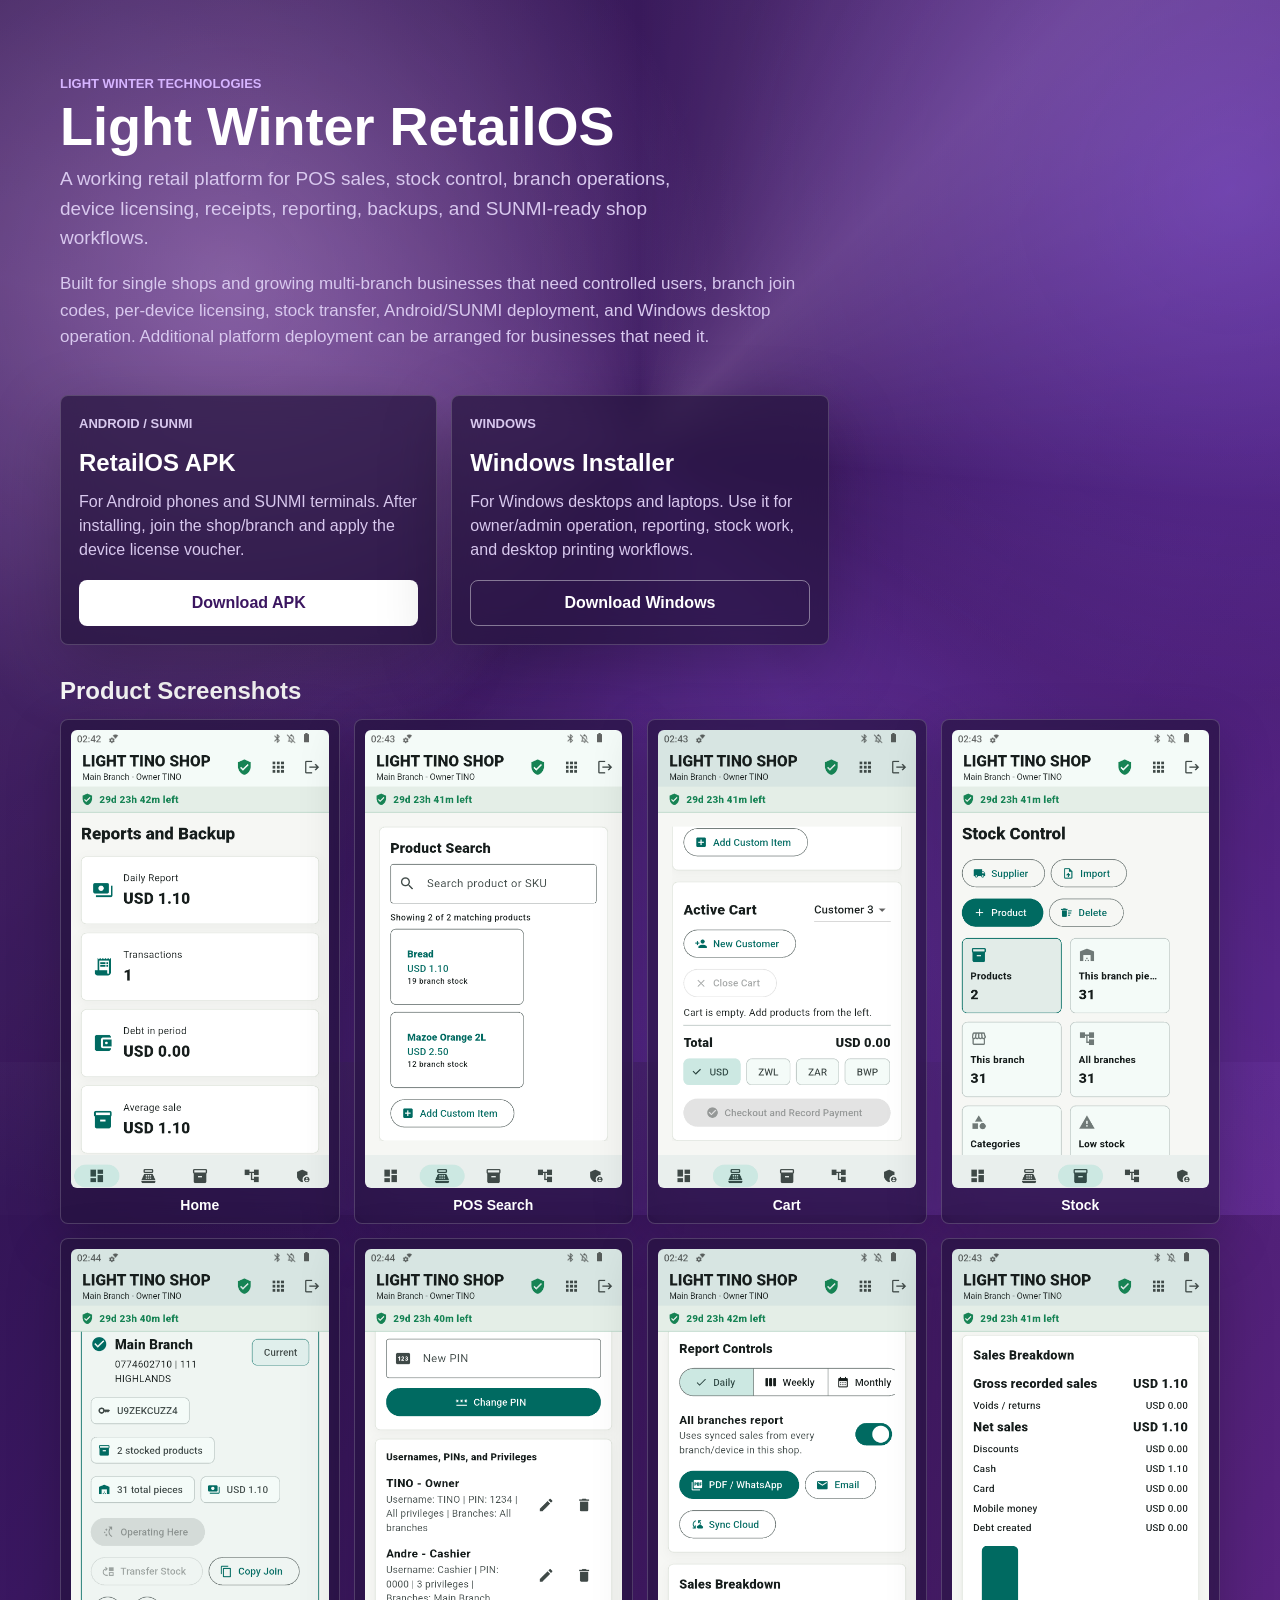
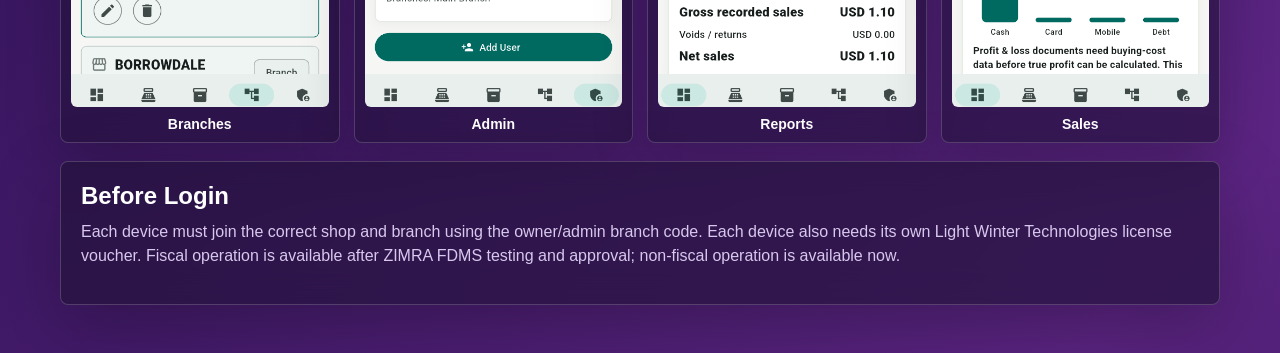
<file: index.html>
<!doctype html>
<html lang="en">
<head>
  <meta charset="utf-8">
  <meta name="viewport" content="width=device-width, initial-scale=1">
  <title>Light Winter RetailOS</title>
  <link rel="stylesheet" href="styles.css">
</head>
<body>
  <main class="shell compact-shell">
    <section class="simple-hero">
      <p class="eyebrow">Light Winter Technologies</p>
      <h1>Light Winter RetailOS</h1>
      <p class="lead">A working retail platform for POS sales, stock control, branch operations, device licensing, receipts, reporting, backups, and SUNMI-ready shop workflows.</p>
      <p class="brief">Built for single shops and growing multi-branch businesses that need controlled users, branch join codes, per-device licensing, stock transfer, Android/SUNMI deployment, and Windows desktop operation. Additional platform deployment can be arranged for businesses that need it.</p>
    </section>

    <section class="download-grid top-downloads" aria-label="Downloads">
      <article class="download-card primary">
        <p class="platform">Android / SUNMI</p>
        <h2>RetailOS APK</h2>
        <p>For Android phones and SUNMI terminals. After installing, join the shop/branch and apply the device license voucher.</p>
        <a class="button" href="https://drive.google.com/file/d/1wrW1x4aMDicpsNcr7sLunledie7-A2ue/view?usp=sharing">Download APK</a>
      </article>

      <article class="download-card">
        <p class="platform">Windows</p>
        <h2>Windows Installer</h2>
        <p>For Windows desktops and laptops. Use it for owner/admin operation, reporting, stock work, and desktop printing workflows.</p>
        <a class="button secondary" href="https://drive.google.com/file/d/1g95tv5f39Wzef6loGxyAq5D_sm76Xu-0/view?usp=sharing">Download Windows</a>
      </article>
    </section>

    <section class="screenshots bottom-screenshots" aria-label="Product screenshots">
      <h2>Product Screenshots</h2>
      <div class="screenshot-grid">
        <figure>
          <img src="screenshots/01-home-reports.png" alt="Reports dashboard screen">
          <figcaption>Home</figcaption>
        </figure>
        <figure>
          <img src="screenshots/02-pos-search.png" alt="POS product search screen">
          <figcaption>POS Search</figcaption>
        </figure>
        <figure>
          <img src="screenshots/03-pos-cart.png" alt="POS active cart screen">
          <figcaption>Cart</figcaption>
        </figure>
        <figure>
          <img src="screenshots/04-stock.png" alt="Stock control screen">
          <figcaption>Stock</figcaption>
        </figure>
        <figure>
          <img src="screenshots/05-branches.png" alt="Branch control screen">
          <figcaption>Branches</figcaption>
        </figure>
        <figure>
          <img src="screenshots/06-admin.png" alt="Admin users and privileges screen">
          <figcaption>Admin</figcaption>
        </figure>
        <figure>
          <img src="screenshots/07-report-tools.png" alt="Report controls screen">
          <figcaption>Reports</figcaption>
        </figure>
        <figure>
          <img src="screenshots/08-sales-breakdown.png" alt="Sales breakdown screen">
          <figcaption>Sales</figcaption>
        </figure>
      </div>
    </section>

    <section class="notice">
      <h2>Before Login</h2>
      <p>Each device must join the correct shop and branch using the owner/admin branch code. Each device also needs its own Light Winter Technologies license voucher. Fiscal operation is available after ZIMRA FDMS testing and approval; non-fiscal operation is available now.</p>
    </section>
  </main>
</body>
</html>
</file>
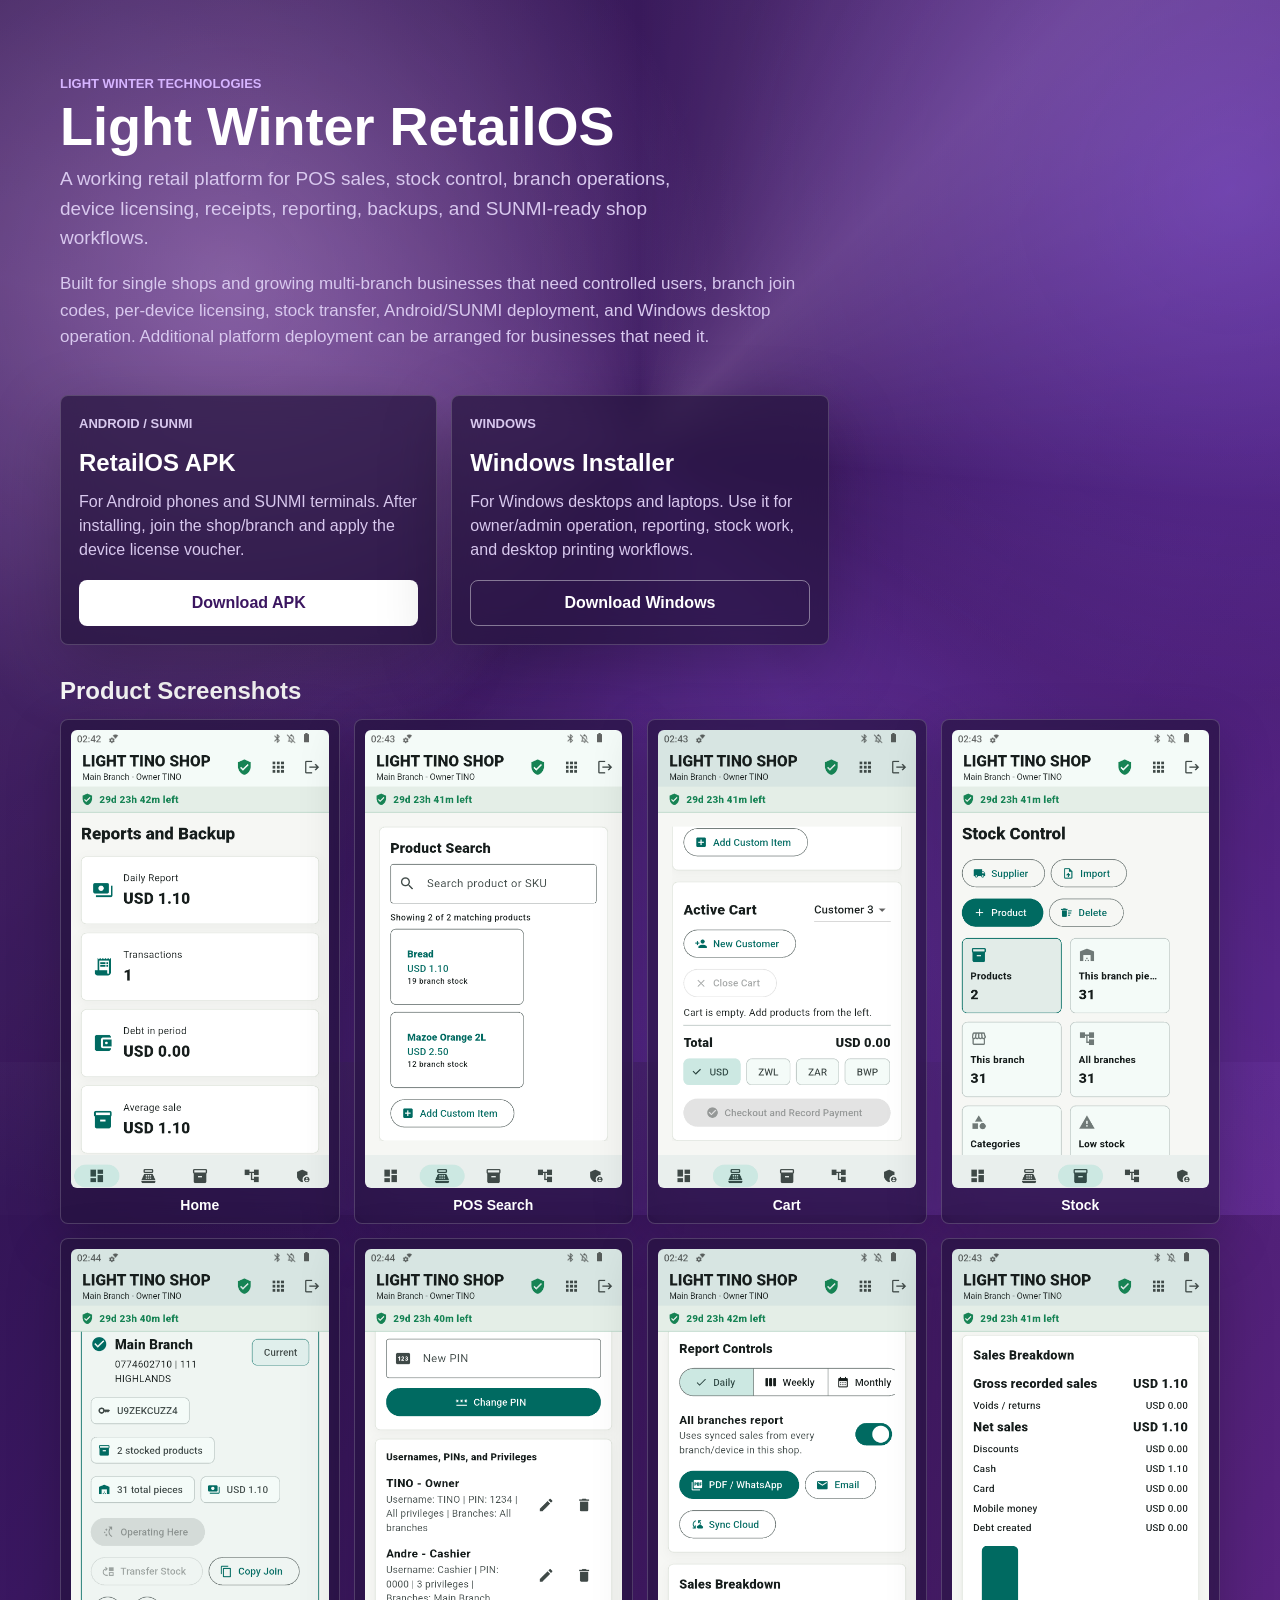
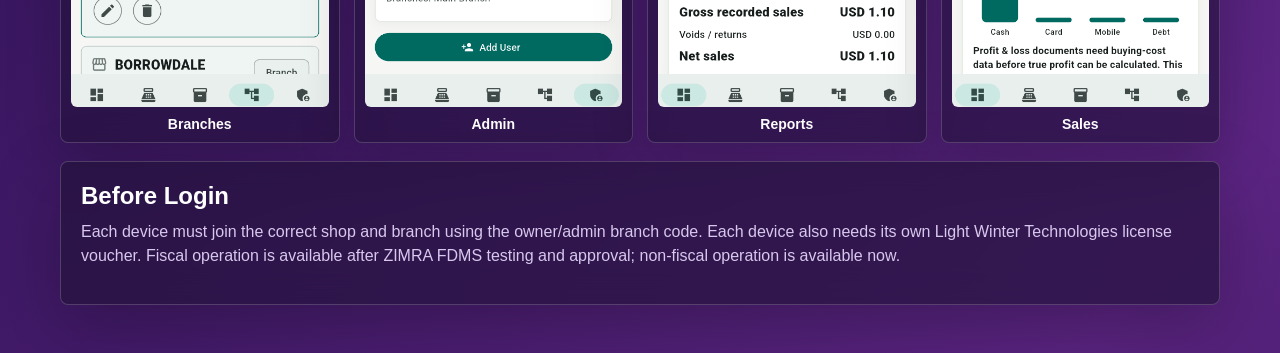
<file: deploy/download-site/index.html>
<!doctype html>
<html lang="en">
<head>
  <meta charset="utf-8">
  <meta name="viewport" content="width=device-width, initial-scale=1">
  <title>Light Winter RetailOS</title>
  <link rel="stylesheet" href="styles.css">
</head>
<body>
  <main class="shell compact-shell">
    <section class="simple-hero">
      <p class="eyebrow">Light Winter Technologies</p>
      <h1>Light Winter RetailOS</h1>
      <p class="lead">A working retail platform for POS sales, stock control, branch operations, device licensing, receipts, reporting, backups, and SUNMI-ready shop workflows.</p>
      <p class="brief">Built for single shops and growing multi-branch businesses that need controlled users, branch join codes, per-device licensing, stock transfer, Android/SUNMI deployment, and Windows desktop operation. Additional platform deployment can be arranged for businesses that need it.</p>
    </section>

    <section class="download-grid top-downloads" aria-label="Downloads">
      <article class="download-card primary">
        <p class="platform">Android / SUNMI</p>
        <h2>RetailOS APK</h2>
        <p>For Android phones and SUNMI terminals. After installing, join the shop/branch and apply the device license voucher.</p>
        <a class="button" href="https://drive.google.com/file/d/1wrW1x4aMDicpsNcr7sLunledie7-A2ue/view?usp=sharing">Download APK</a>
      </article>

      <article class="download-card">
        <p class="platform">Windows</p>
        <h2>Windows Installer</h2>
        <p>For Windows desktops and laptops. Use it for owner/admin operation, reporting, stock work, and desktop printing workflows.</p>
        <a class="button secondary" href="https://drive.google.com/file/d/15YlC7XlK9DW-siJInJE9xta1TVQPVIhc/view?usp=sharing">Download Windows</a>
      </article>
    </section>

    <section class="screenshots bottom-screenshots" aria-label="Product screenshots">
      <h2>Product Screenshots</h2>
      <div class="screenshot-grid">
        <figure>
          <img src="screenshots/01-home-reports.png" alt="Reports dashboard screen">
          <figcaption>Home</figcaption>
        </figure>
        <figure>
          <img src="screenshots/02-pos-search.png" alt="POS product search screen">
          <figcaption>POS Search</figcaption>
        </figure>
        <figure>
          <img src="screenshots/03-pos-cart.png" alt="POS active cart screen">
          <figcaption>Cart</figcaption>
        </figure>
        <figure>
          <img src="screenshots/04-stock.png" alt="Stock control screen">
          <figcaption>Stock</figcaption>
        </figure>
        <figure>
          <img src="screenshots/05-branches.png" alt="Branch control screen">
          <figcaption>Branches</figcaption>
        </figure>
        <figure>
          <img src="screenshots/06-admin.png" alt="Admin users and privileges screen">
          <figcaption>Admin</figcaption>
        </figure>
        <figure>
          <img src="screenshots/07-report-tools.png" alt="Report controls screen">
          <figcaption>Reports</figcaption>
        </figure>
        <figure>
          <img src="screenshots/08-sales-breakdown.png" alt="Sales breakdown screen">
          <figcaption>Sales</figcaption>
        </figure>
      </div>
    </section>

    <section class="notice">
      <h2>Before Login</h2>
      <p>Each device must join the correct shop and branch using the owner/admin branch code. Each device also needs its own Light Winter Technologies license voucher. Fiscal operation is available after ZIMRA FDMS testing and approval; non-fiscal operation is available now.</p>
    </section>
  </main>
</body>
</html>
</file>
<file: styles.css>
:root {
  color-scheme: dark;
  --ink: #ffffff;
  --muted: #d8c8ee;
  --line: rgba(255, 255, 255, 0.18);
  --brand: #d6b4ff;
  --brand-strong: #ffffff;
  --panel: rgba(35, 18, 58, 0.68);
  --panel-solid: #24143a;
}

* {
  box-sizing: border-box;
}

html {
  scroll-behavior: smooth;
}

body {
  margin: 0;
  min-height: 100vh;
  font-family: Arial, Helvetica, sans-serif;
  color: var(--ink);
  background:
    radial-gradient(circle at 18% 10%, rgba(222, 174, 255, 0.28), transparent 34%),
    radial-gradient(circle at 84% 8%, rgba(130, 82, 255, 0.34), transparent 36%),
    linear-gradient(130deg, #211039, #3a1761, #5b2482, #2a1248);
  background-size: 140% 140%;
  overflow-x: hidden;
}

body::before {
  content: "";
  position: fixed;
  inset: -18%;
  z-index: -1;
  background:
    radial-gradient(circle at 22% 30%, rgba(232, 185, 255, 0.34), transparent 25%),
    radial-gradient(circle at 70% 24%, rgba(145, 91, 255, 0.38), transparent 28%),
    radial-gradient(circle at 42% 82%, rgba(99, 43, 166, 0.44), transparent 32%),
    linear-gradient(120deg, rgba(35, 16, 63, 0.8), rgba(86, 31, 131, 0.86));
  background-size: 120% 120%;
  animation: livePurple 10s ease-in-out infinite alternate;
  transform: translate3d(0, 0, 0);
  will-change: transform, filter, background-position;
}

body::after {
  content: "";
  position: fixed;
  inset: -35%;
  z-index: -1;
  background:
    conic-gradient(
      from 0deg,
      transparent 0deg,
      rgba(235, 196, 255, 0.28) 45deg,
      transparent 95deg,
      rgba(128, 72, 255, 0.3) 150deg,
      transparent 215deg,
      rgba(203, 129, 255, 0.24) 285deg,
      transparent 360deg
    );
  opacity: 0.72;
  animation: purpleSweep 8s linear infinite;
  mix-blend-mode: screen;
  pointer-events: none;
  will-change: transform;
}

@keyframes livePurple {
  0% {
    background-position: 0% 30%;
    transform: scale(1) translate3d(-1.5%, -1%, 0);
    filter: hue-rotate(-4deg) saturate(1.05);
  }
  50% {
    background-position: 54% 68%;
    transform: scale(1.04) translate3d(1.5%, 1%, 0);
    filter: hue-rotate(8deg) saturate(1.16);
  }
  100% {
    background-position: 100% 70%;
    transform: scale(1.02) translate3d(2%, -1.2%, 0);
    filter: hue-rotate(14deg) saturate(1.1);
  }
}

@keyframes purpleSweep {
  0% {
    transform: rotate(0deg) scale(1) translate3d(-2%, 0, 0);
  }
  50% {
    transform: rotate(180deg) scale(1.08) translate3d(2%, 1%, 0);
  }
  100% {
    transform: rotate(360deg) scale(1) translate3d(-2%, 0, 0);
  }
}

.shell {
  width: min(1160px, calc(100% - 32px));
  margin: 0 auto;
  padding: 34px 0;
}

.compact-shell {
  min-height: 100vh;
  display: flex;
  flex-direction: column;
  justify-content: center;
}

.simple-hero {
  max-width: 820px;
  padding: 42px 0 20px;
}

.brief {
  max-width: 780px;
  color: var(--muted);
  font-size: 17px;
  line-height: 1.55;
}

.hero {
  min-height: 78vh;
  display: grid;
  grid-template-columns: 0.9fr 1.1fr;
  align-items: center;
  gap: 28px;
}

.eyebrow {
  margin: 0 0 8px;
  color: var(--brand);
  font-weight: 800;
  text-transform: uppercase;
  font-size: 13px;
  letter-spacing: 0;
}

h1, h2, h3, p {
  margin-top: 0;
}

h1 {
  margin-bottom: 10px;
  font-size: 54px;
  line-height: 1.02;
}

h2 {
  margin-bottom: 10px;
}

.lead {
  max-width: 640px;
  color: var(--muted);
  font-size: 19px;
  line-height: 1.55;
}

.actions {
  display: flex;
  flex-wrap: wrap;
  gap: 10px;
  margin-top: 24px;
}

.button {
  display: inline-flex;
  justify-content: center;
  align-items: center;
  min-height: 46px;
  padding: 0 17px;
  border-radius: 8px;
  background: #ffffff;
  color: #3b1660;
  text-decoration: none;
  font-weight: 800;
}

.button.secondary {
  background: transparent;
  color: #ffffff;
  border: 1px solid rgba(255, 255, 255, 0.42);
}

.device-preview,
.demo-card,
.download-card,
.summary,
.notice {
  background: var(--panel);
  border: 1px solid var(--line);
  border-radius: 8px;
  box-shadow: 0 24px 70px rgba(0, 0, 0, 0.25);
  backdrop-filter: blur(16px);
}

.device-preview {
  overflow: hidden;
}

.topbar {
  min-height: 46px;
  display: flex;
  align-items: center;
  gap: 8px;
  padding: 0 14px;
  border-bottom: 1px solid var(--line);
}

.topbar span {
  width: 10px;
  height: 10px;
  border-radius: 50%;
  background: rgba(255, 255, 255, 0.42);
}

.topbar strong {
  margin-left: 8px;
}

.pos-layout {
  display: grid;
  grid-template-columns: 150px 1fr;
  min-height: 430px;
}

aside {
  padding: 18px;
  border-right: 1px solid var(--line);
  background: rgba(255, 255, 255, 0.06);
}

aside p,
.card p,
.download-card p,
.demo-card p,
.summary p,
.notice p {
  color: var(--muted);
  line-height: 1.5;
}

.pos-layout section {
  padding: 18px;
}

.metric-row {
  display: grid;
  grid-template-columns: repeat(3, 1fr);
  gap: 10px;
  margin-bottom: 14px;
}

.metric-row div,
.mini-row,
.mini-total,
.search,
.mini-search,
.pill-row span {
  border: 1px solid var(--line);
  border-radius: 8px;
  background: rgba(255, 255, 255, 0.08);
}

.metric-row div {
  min-height: 82px;
  padding: 12px;
}

.metric-row span {
  display: block;
  color: var(--muted);
  font-size: 13px;
}

.metric-row strong {
  display: block;
  margin-top: 8px;
}

.cart-demo,
.mini-screen {
  display: grid;
  gap: 10px;
}

.search,
.mini-search {
  height: 44px;
  padding: 13px;
  color: var(--muted);
}

.mini-search {
  padding: 0;
}

.line,
.mini-row {
  min-height: 54px;
  padding: 12px;
  display: flex;
  justify-content: space-between;
  gap: 10px;
}

.line span,
.mini-row span {
  color: var(--muted);
}

.total,
.mini-total {
  min-height: 52px;
  display: flex;
  align-items: center;
  justify-content: space-between;
  padding: 12px;
}

.summary,
.notice {
  padding: 20px;
  margin-bottom: 14px;
}

.preview-note {
  padding: 20px;
  margin: 14px 0;
  background: rgba(35, 18, 58, 0.5);
  border: 1px dashed rgba(255, 255, 255, 0.28);
  border-radius: 8px;
}

.preview-note p {
  margin-bottom: 0;
  color: var(--muted);
}

.screenshots {
  margin: 18px 0;
}

.screenshots h2 {
  margin-bottom: 14px;
}

.screenshot-grid {
  display: grid;
  grid-template-columns: repeat(4, minmax(0, 1fr));
  gap: 14px;
}

.screenshot-grid figure {
  margin: 0;
  padding: 10px;
  border: 1px solid var(--line);
  border-radius: 8px;
  background: rgba(35, 18, 58, 0.62);
  box-shadow: 0 18px 54px rgba(0, 0, 0, 0.22);
  backdrop-filter: blur(16px);
}

.screenshot-grid img {
  display: block;
  width: 100%;
  border-radius: 6px;
  aspect-ratio: 9 / 16;
  object-fit: cover;
  object-position: top;
}

.screenshot-grid figcaption {
  padding-top: 9px;
  color: #ffffff;
  font-size: 14px;
  font-weight: 800;
  text-align: center;
}

.demo-grid,
.download-grid {
  display: grid;
  grid-template-columns: repeat(3, minmax(0, 1fr));
  gap: 14px;
  margin: 14px 0;
}

.top-downloads {
  margin-top: 8px;
}

.demo-card,
.download-card {
  padding: 18px;
}

.download-card {
  min-height: 250px;
  display: flex;
  flex-direction: column;
  justify-content: space-between;
}

.platform {
  color: var(--brand);
  font-weight: 800;
  font-size: 13px;
  text-transform: uppercase;
}

.mini-screen {
  margin: 14px 0;
  padding: 12px;
  border-radius: 8px;
  background: rgba(0, 0, 0, 0.18);
  border: 1px solid var(--line);
}

.pill-row {
  display: flex;
  gap: 8px;
}

.pill-row span {
  padding: 9px 10px;
  font-size: 13px;
}

@media (max-width: 860px) {
  .shell {
    width: min(100% - 20px, 1160px);
    padding: 18px 0;
  }

  .hero,
  .demo-grid,
  .download-grid {
    grid-template-columns: 1fr;
  }

  .screenshot-grid {
    grid-template-columns: repeat(2, minmax(0, 1fr));
  }

  .hero {
    min-height: auto;
  }

  h1 {
    font-size: 36px;
  }

  .pos-layout {
    grid-template-columns: 1fr;
  }

  aside {
    border-right: 0;
    border-bottom: 1px solid var(--line);
  }

  .metric-row {
    grid-template-columns: 1fr;
  }
}
</file>
<file: deploy/download-site/styles.css>
:root {
  color-scheme: dark;
  --ink: #ffffff;
  --muted: #d8c8ee;
  --line: rgba(255, 255, 255, 0.18);
  --brand: #d6b4ff;
  --brand-strong: #ffffff;
  --panel: rgba(35, 18, 58, 0.68);
  --panel-solid: #24143a;
}

* {
  box-sizing: border-box;
}

html {
  scroll-behavior: smooth;
}

body {
  margin: 0;
  min-height: 100vh;
  font-family: Arial, Helvetica, sans-serif;
  color: var(--ink);
  background:
    radial-gradient(circle at 18% 10%, rgba(222, 174, 255, 0.28), transparent 34%),
    radial-gradient(circle at 84% 8%, rgba(130, 82, 255, 0.34), transparent 36%),
    linear-gradient(130deg, #211039, #3a1761, #5b2482, #2a1248);
  background-size: 140% 140%;
  overflow-x: hidden;
}

body::before {
  content: "";
  position: fixed;
  inset: -18%;
  z-index: -1;
  background:
    radial-gradient(circle at 22% 30%, rgba(232, 185, 255, 0.34), transparent 25%),
    radial-gradient(circle at 70% 24%, rgba(145, 91, 255, 0.38), transparent 28%),
    radial-gradient(circle at 42% 82%, rgba(99, 43, 166, 0.44), transparent 32%),
    linear-gradient(120deg, rgba(35, 16, 63, 0.8), rgba(86, 31, 131, 0.86));
  background-size: 120% 120%;
  animation: livePurple 10s ease-in-out infinite alternate;
  transform: translate3d(0, 0, 0);
  will-change: transform, filter, background-position;
}

body::after {
  content: "";
  position: fixed;
  inset: -35%;
  z-index: -1;
  background:
    conic-gradient(
      from 0deg,
      transparent 0deg,
      rgba(235, 196, 255, 0.28) 45deg,
      transparent 95deg,
      rgba(128, 72, 255, 0.3) 150deg,
      transparent 215deg,
      rgba(203, 129, 255, 0.24) 285deg,
      transparent 360deg
    );
  opacity: 0.72;
  animation: purpleSweep 8s linear infinite;
  mix-blend-mode: screen;
  pointer-events: none;
  will-change: transform;
}

@keyframes livePurple {
  0% {
    background-position: 0% 30%;
    transform: scale(1) translate3d(-1.5%, -1%, 0);
    filter: hue-rotate(-4deg) saturate(1.05);
  }
  50% {
    background-position: 54% 68%;
    transform: scale(1.04) translate3d(1.5%, 1%, 0);
    filter: hue-rotate(8deg) saturate(1.16);
  }
  100% {
    background-position: 100% 70%;
    transform: scale(1.02) translate3d(2%, -1.2%, 0);
    filter: hue-rotate(14deg) saturate(1.1);
  }
}

@keyframes purpleSweep {
  0% {
    transform: rotate(0deg) scale(1) translate3d(-2%, 0, 0);
  }
  50% {
    transform: rotate(180deg) scale(1.08) translate3d(2%, 1%, 0);
  }
  100% {
    transform: rotate(360deg) scale(1) translate3d(-2%, 0, 0);
  }
}

.shell {
  width: min(1160px, calc(100% - 32px));
  margin: 0 auto;
  padding: 34px 0;
}

.compact-shell {
  min-height: 100vh;
  display: flex;
  flex-direction: column;
  justify-content: center;
}

.simple-hero {
  max-width: 820px;
  padding: 42px 0 20px;
}

.brief {
  max-width: 780px;
  color: var(--muted);
  font-size: 17px;
  line-height: 1.55;
}

.hero {
  min-height: 78vh;
  display: grid;
  grid-template-columns: 0.9fr 1.1fr;
  align-items: center;
  gap: 28px;
}

.eyebrow {
  margin: 0 0 8px;
  color: var(--brand);
  font-weight: 800;
  text-transform: uppercase;
  font-size: 13px;
  letter-spacing: 0;
}

h1, h2, h3, p {
  margin-top: 0;
}

h1 {
  margin-bottom: 10px;
  font-size: 54px;
  line-height: 1.02;
}

h2 {
  margin-bottom: 10px;
}

.lead {
  max-width: 640px;
  color: var(--muted);
  font-size: 19px;
  line-height: 1.55;
}

.actions {
  display: flex;
  flex-wrap: wrap;
  gap: 10px;
  margin-top: 24px;
}

.button {
  display: inline-flex;
  justify-content: center;
  align-items: center;
  min-height: 46px;
  padding: 0 17px;
  border-radius: 8px;
  background: #ffffff;
  color: #3b1660;
  text-decoration: none;
  font-weight: 800;
}

.button.secondary {
  background: transparent;
  color: #ffffff;
  border: 1px solid rgba(255, 255, 255, 0.42);
}

.device-preview,
.demo-card,
.download-card,
.summary,
.notice {
  background: var(--panel);
  border: 1px solid var(--line);
  border-radius: 8px;
  box-shadow: 0 24px 70px rgba(0, 0, 0, 0.25);
  backdrop-filter: blur(16px);
}

.device-preview {
  overflow: hidden;
}

.topbar {
  min-height: 46px;
  display: flex;
  align-items: center;
  gap: 8px;
  padding: 0 14px;
  border-bottom: 1px solid var(--line);
}

.topbar span {
  width: 10px;
  height: 10px;
  border-radius: 50%;
  background: rgba(255, 255, 255, 0.42);
}

.topbar strong {
  margin-left: 8px;
}

.pos-layout {
  display: grid;
  grid-template-columns: 150px 1fr;
  min-height: 430px;
}

aside {
  padding: 18px;
  border-right: 1px solid var(--line);
  background: rgba(255, 255, 255, 0.06);
}

aside p,
.card p,
.download-card p,
.demo-card p,
.summary p,
.notice p {
  color: var(--muted);
  line-height: 1.5;
}

.pos-layout section {
  padding: 18px;
}

.metric-row {
  display: grid;
  grid-template-columns: repeat(3, 1fr);
  gap: 10px;
  margin-bottom: 14px;
}

.metric-row div,
.mini-row,
.mini-total,
.search,
.mini-search,
.pill-row span {
  border: 1px solid var(--line);
  border-radius: 8px;
  background: rgba(255, 255, 255, 0.08);
}

.metric-row div {
  min-height: 82px;
  padding: 12px;
}

.metric-row span {
  display: block;
  color: var(--muted);
  font-size: 13px;
}

.metric-row strong {
  display: block;
  margin-top: 8px;
}

.cart-demo,
.mini-screen {
  display: grid;
  gap: 10px;
}

.search,
.mini-search {
  height: 44px;
  padding: 13px;
  color: var(--muted);
}

.mini-search {
  padding: 0;
}

.line,
.mini-row {
  min-height: 54px;
  padding: 12px;
  display: flex;
  justify-content: space-between;
  gap: 10px;
}

.line span,
.mini-row span {
  color: var(--muted);
}

.total,
.mini-total {
  min-height: 52px;
  display: flex;
  align-items: center;
  justify-content: space-between;
  padding: 12px;
}

.summary,
.notice {
  padding: 20px;
  margin-bottom: 14px;
}

.preview-note {
  padding: 20px;
  margin: 14px 0;
  background: rgba(35, 18, 58, 0.5);
  border: 1px dashed rgba(255, 255, 255, 0.28);
  border-radius: 8px;
}

.preview-note p {
  margin-bottom: 0;
  color: var(--muted);
}

.screenshots {
  margin: 18px 0;
}

.screenshots h2 {
  margin-bottom: 14px;
}

.screenshot-grid {
  display: grid;
  grid-template-columns: repeat(4, minmax(0, 1fr));
  gap: 14px;
}

.screenshot-grid figure {
  margin: 0;
  padding: 10px;
  border: 1px solid var(--line);
  border-radius: 8px;
  background: rgba(35, 18, 58, 0.62);
  box-shadow: 0 18px 54px rgba(0, 0, 0, 0.22);
  backdrop-filter: blur(16px);
}

.screenshot-grid img {
  display: block;
  width: 100%;
  border-radius: 6px;
  aspect-ratio: 9 / 16;
  object-fit: cover;
  object-position: top;
}

.screenshot-grid figcaption {
  padding-top: 9px;
  color: #ffffff;
  font-size: 14px;
  font-weight: 800;
  text-align: center;
}

.demo-grid,
.download-grid {
  display: grid;
  grid-template-columns: repeat(3, minmax(0, 1fr));
  gap: 14px;
  margin: 14px 0;
}

.top-downloads {
  margin-top: 8px;
}

.demo-card,
.download-card {
  padding: 18px;
}

.download-card {
  min-height: 250px;
  display: flex;
  flex-direction: column;
  justify-content: space-between;
}

.platform {
  color: var(--brand);
  font-weight: 800;
  font-size: 13px;
  text-transform: uppercase;
}

.mini-screen {
  margin: 14px 0;
  padding: 12px;
  border-radius: 8px;
  background: rgba(0, 0, 0, 0.18);
  border: 1px solid var(--line);
}

.pill-row {
  display: flex;
  gap: 8px;
}

.pill-row span {
  padding: 9px 10px;
  font-size: 13px;
}

@media (max-width: 860px) {
  .shell {
    width: min(100% - 20px, 1160px);
    padding: 18px 0;
  }

  .hero,
  .demo-grid,
  .download-grid {
    grid-template-columns: 1fr;
  }

  .screenshot-grid {
    grid-template-columns: repeat(2, minmax(0, 1fr));
  }

  .hero {
    min-height: auto;
  }

  h1 {
    font-size: 36px;
  }

  .pos-layout {
    grid-template-columns: 1fr;
  }

  aside {
    border-right: 0;
    border-bottom: 1px solid var(--line);
  }

  .metric-row {
    grid-template-columns: 1fr;
  }
}
</file>
